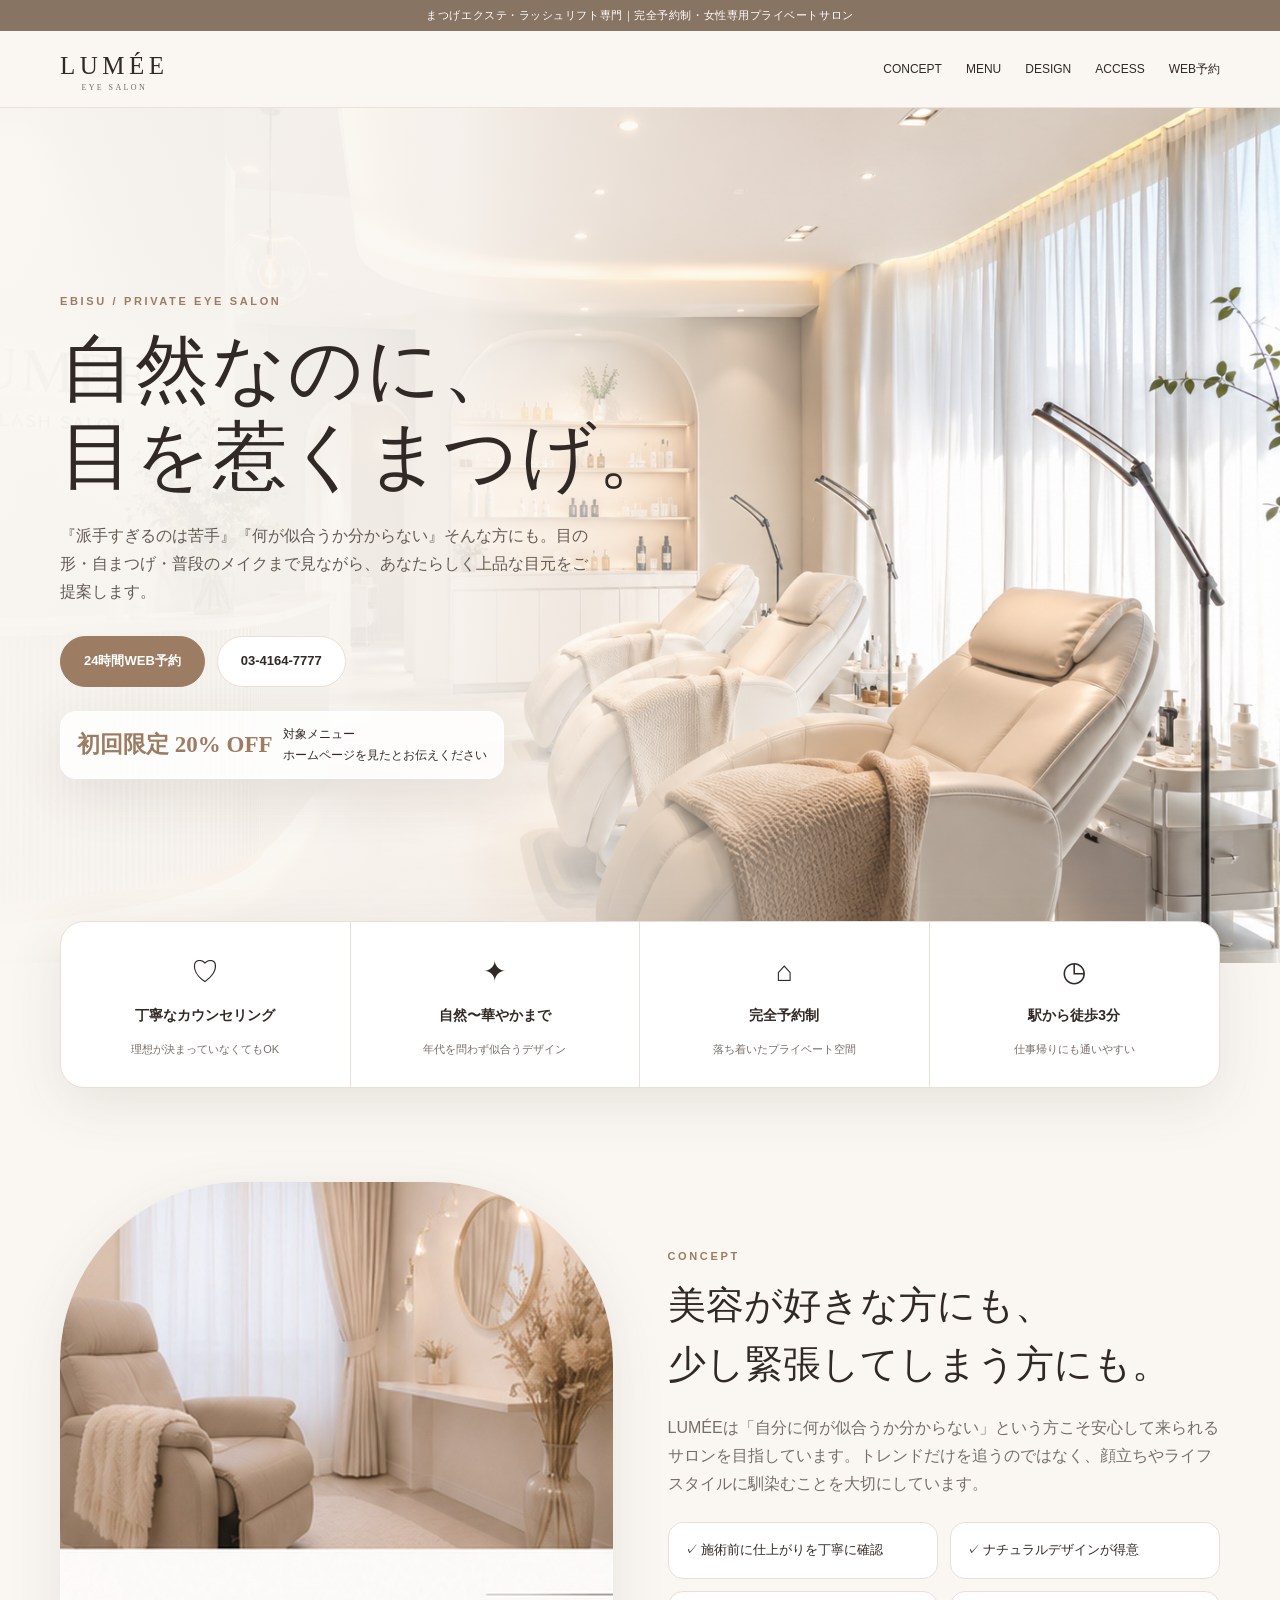
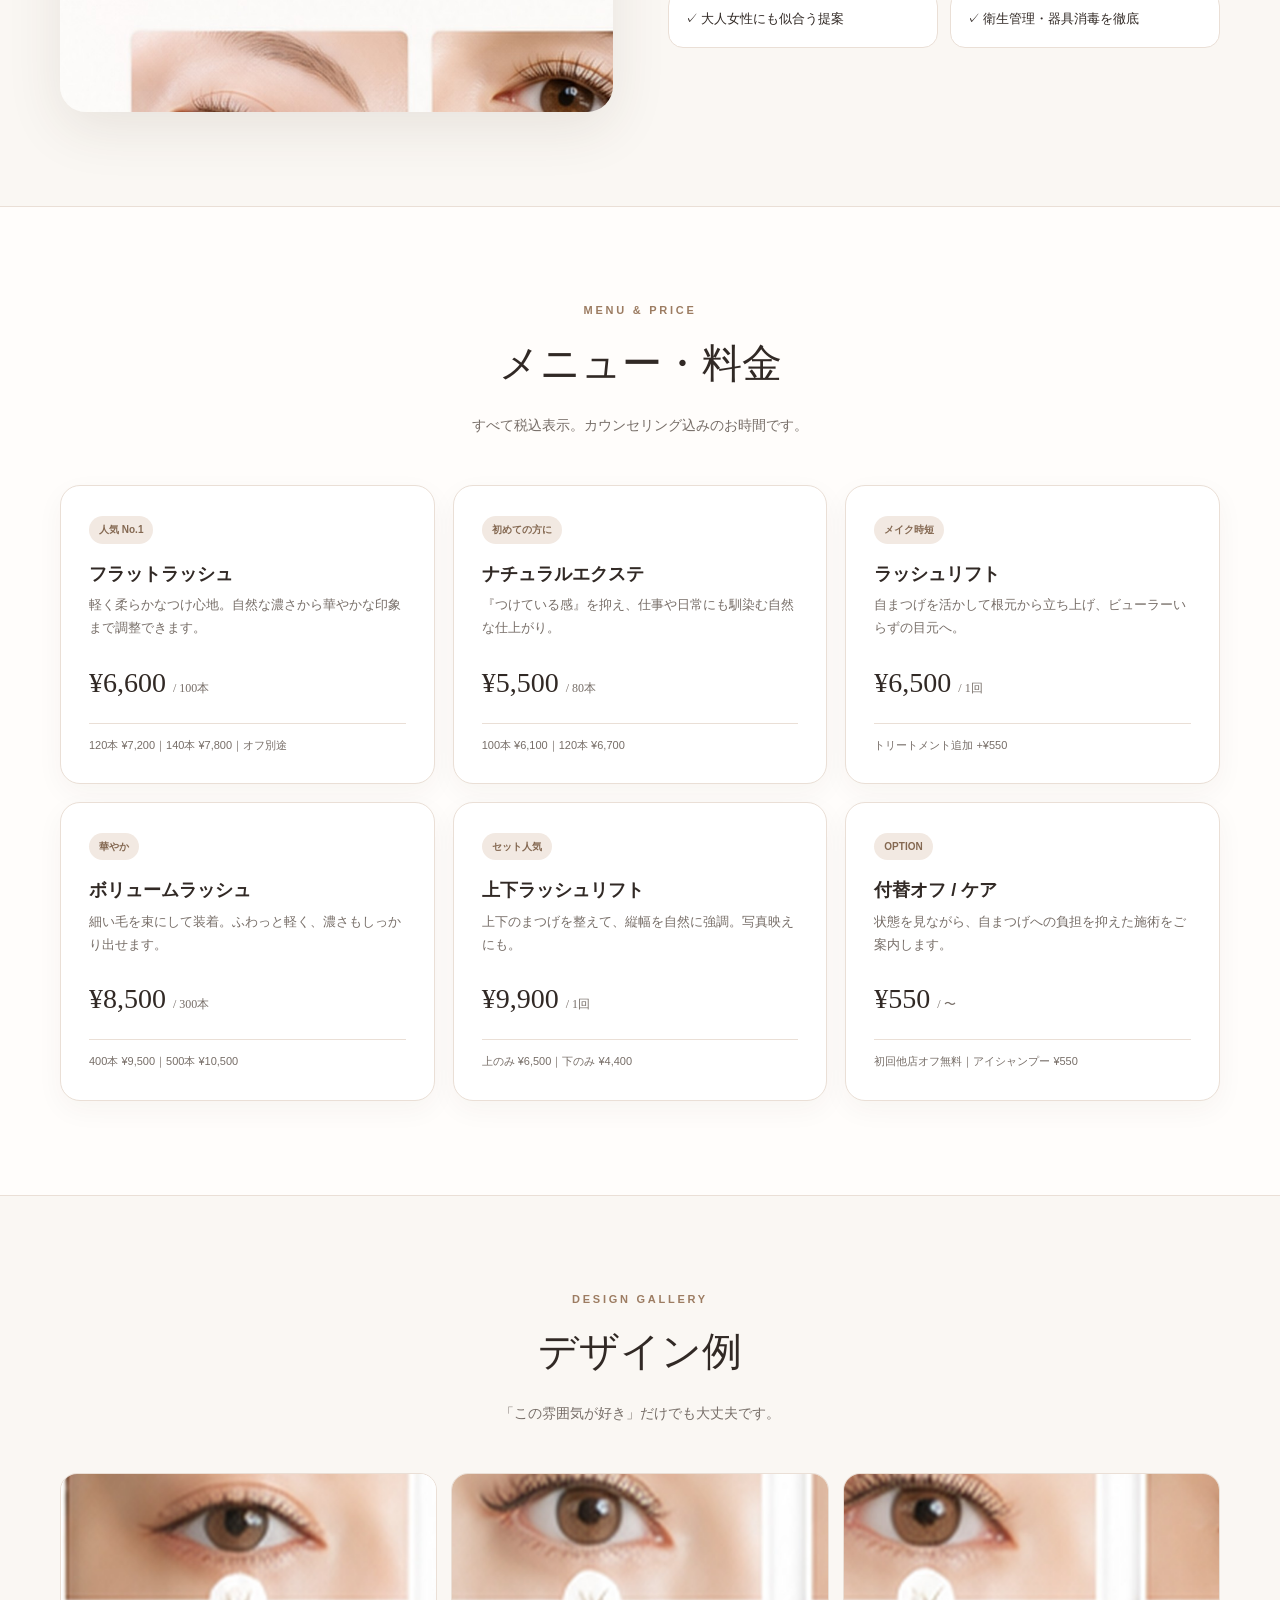
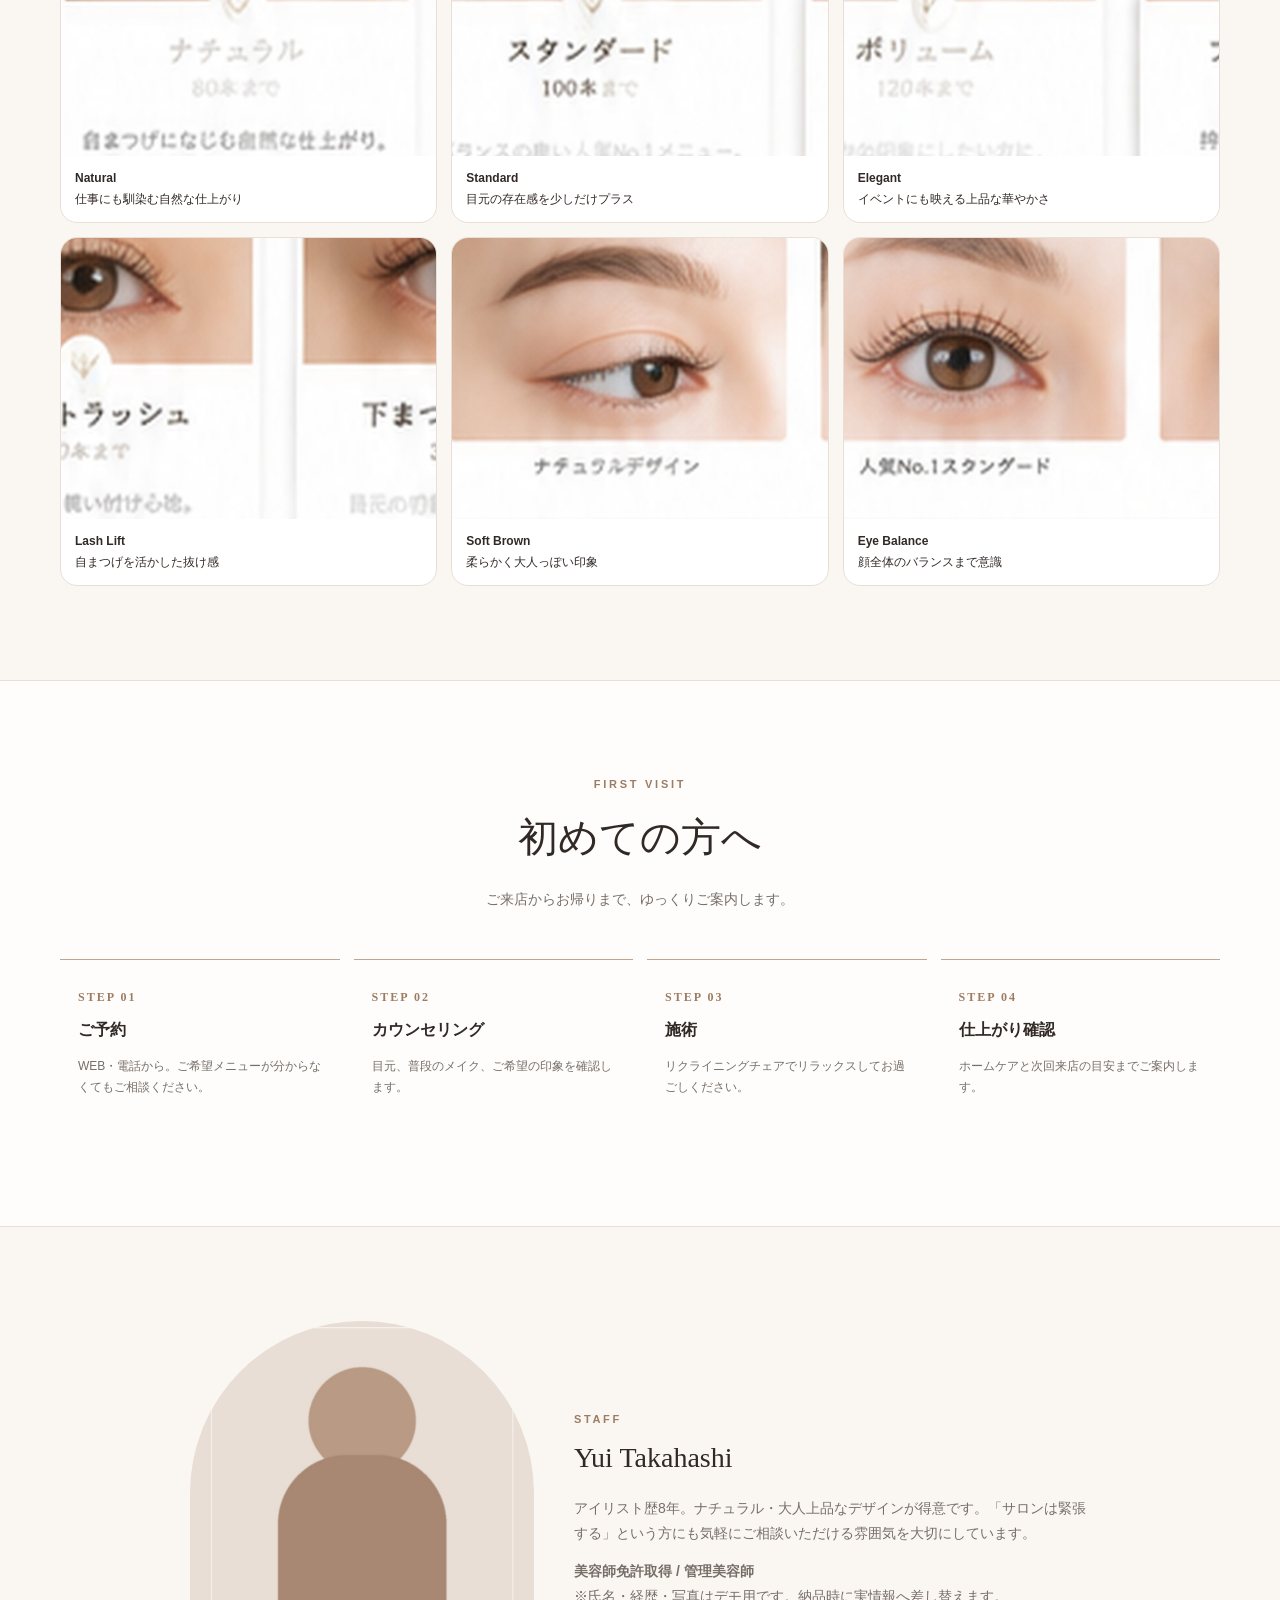
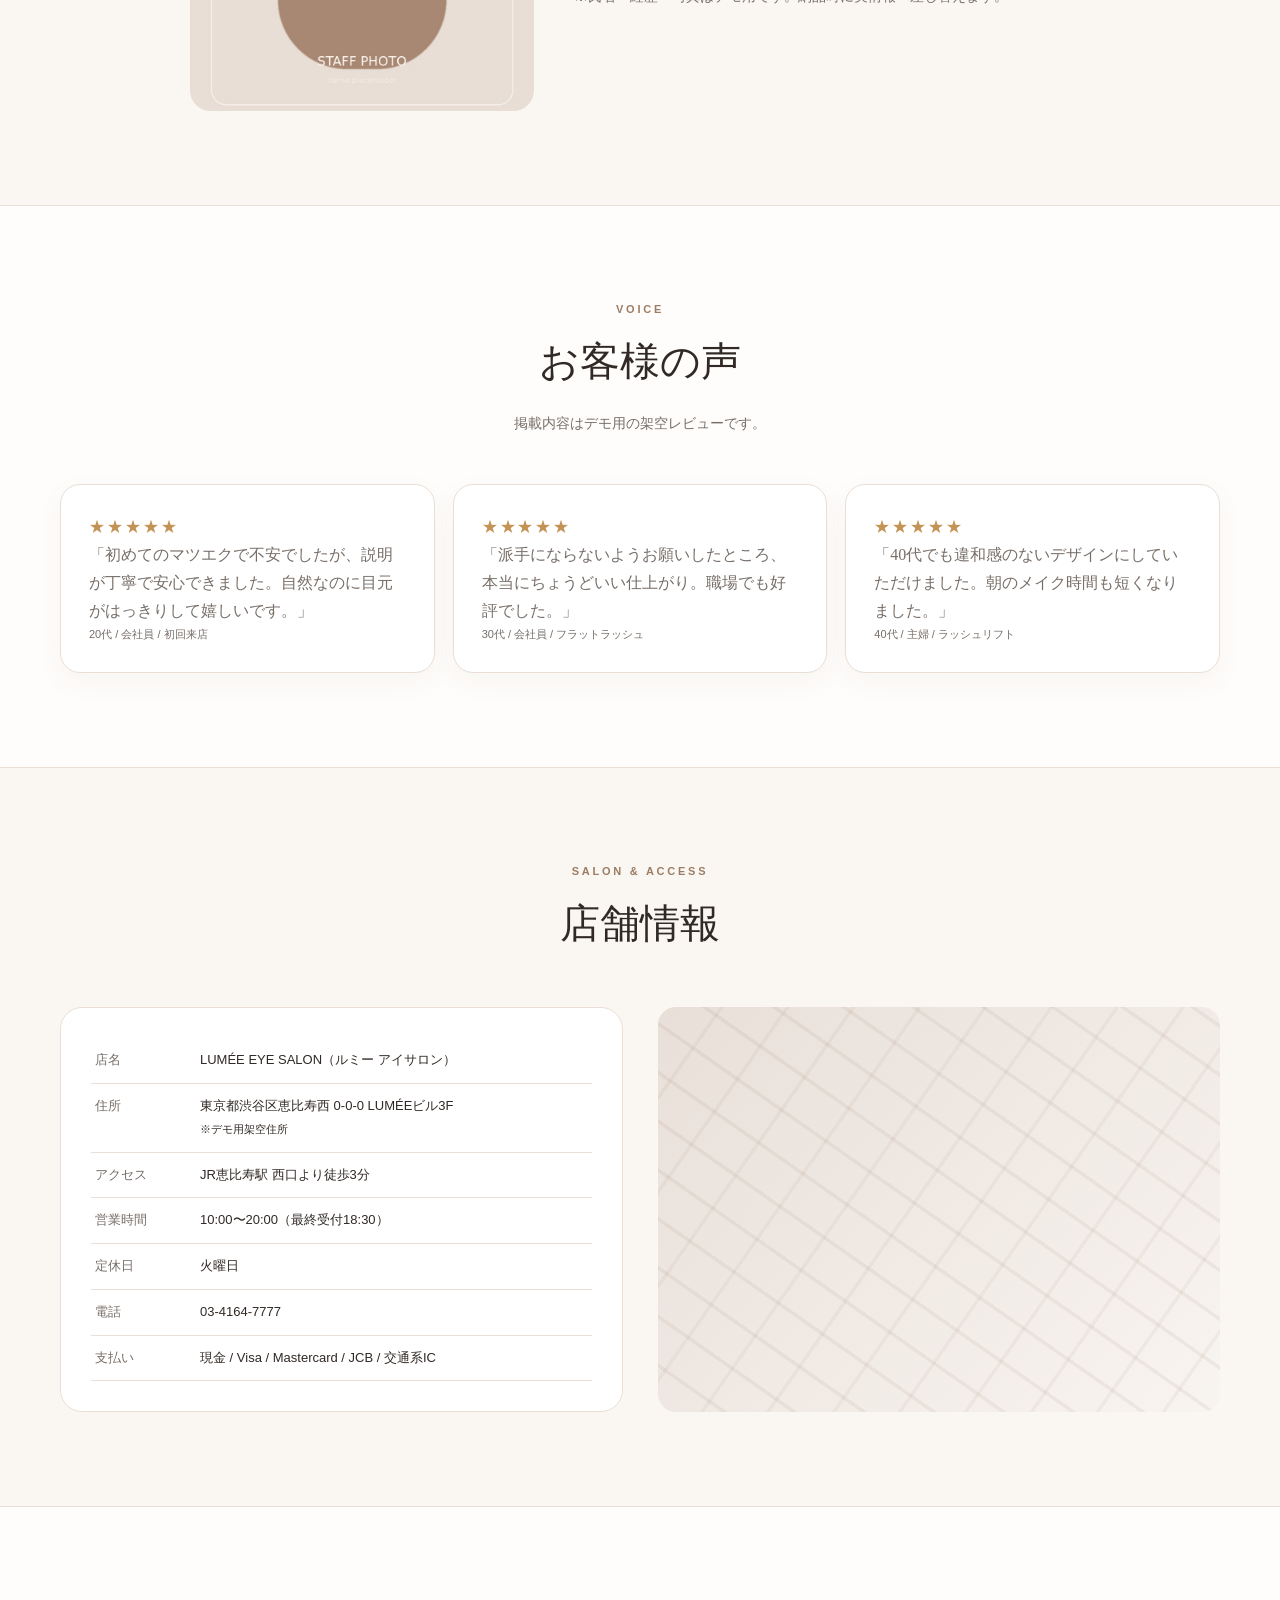
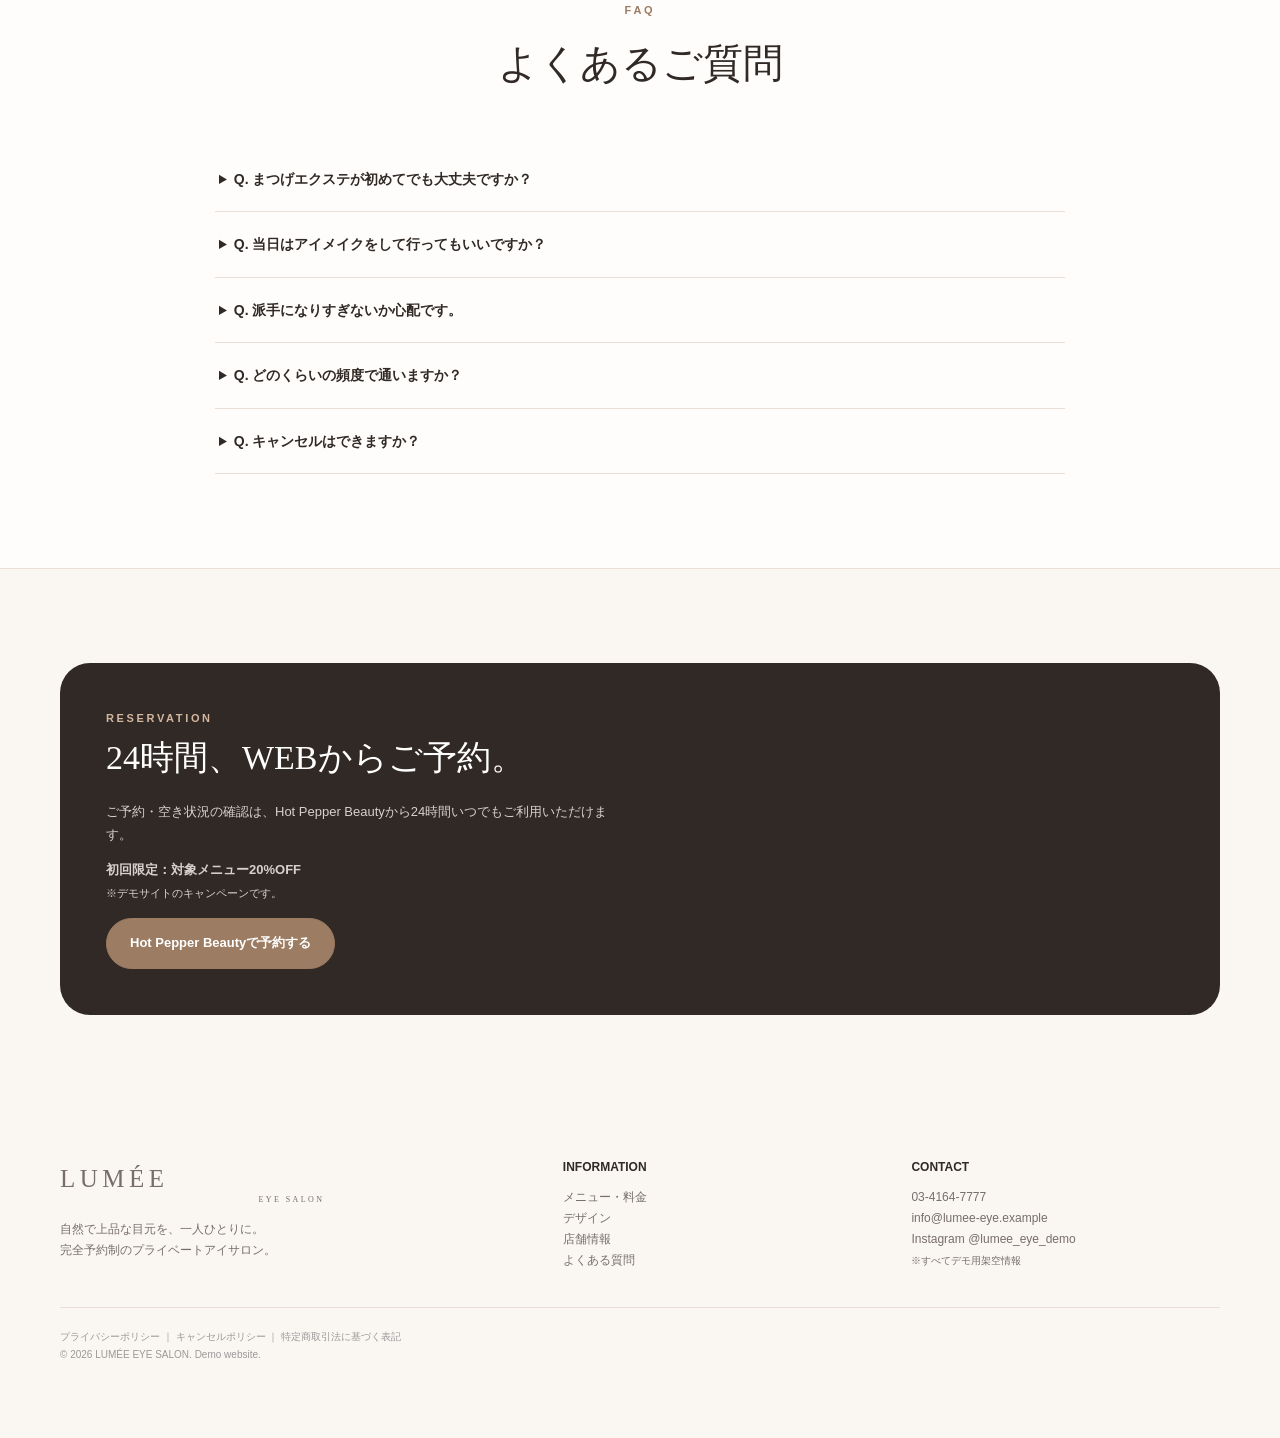
<file: index.html>
<!DOCTYPE html><html lang="ja"><head><meta charset="utf-8"><meta name="viewport" content="width=device-width,initial-scale=1"><title>LUMÉE</title><meta name="description" content=""><meta name="theme-color" content="#f7f2ed"><link rel="icon" href="assets/favicon.svg"><link rel="stylesheet" href="styles.css"></head><body>
<div class="topbar">まつげエクステ・ラッシュリフト専門｜完全予約制・女性専用プライベートサロン</div>
<header><div class="container nav"><a class="logo" href="#top"><span data-brand-name>LUMÉE</span><small data-brand-sub>EYE SALON</small></a><nav class="links"><a href="#concept">CONCEPT</a><a href="#menu">MENU</a><a href="#design">DESIGN</a><a href="#access">ACCESS</a><a href="https://beauty.hotpepper.jp/kr/slnH000564955/?cstt=11">WEB予約</a></nav></div></header>
<main id="top">
<section class="hero"><div class="hero-content"><div class="eyebrow" data-hero-eyebrow></div><h1 data-hero-title></h1><p data-hero-text></p><div class="hero-actions"><a class="btn gold" data-booking href="#reserve">24時間WEB予約</a><a class="btn light" data-phone href="tel:0341647777">03-4164-7777</a></div><div class="offer"><strong data-offer></strong><span>対象メニュー<br>ホームページを見たとお伝えください</span></div></div></section>
<div class="container quick"><div class="quick-grid"><div class="quick-item"><div class="icon">♡</div><b>丁寧なカウンセリング</b><span>理想が決まっていなくてもOK</span></div><div class="quick-item"><div class="icon">✦</div><b>自然〜華やかまで</b><span>年代を問わず似合うデザイン</span></div><div class="quick-item"><div class="icon">⌂</div><b>完全予約制</b><span>落ち着いたプライベート空間</span></div><div class="quick-item"><div class="icon">◷</div><b>駅から徒歩3分</b><span>仕事帰りにも通いやすい</span></div></div></div>
<section id="concept"><div class="container concept"><img src="assets/salon-interior.jpg" alt="落ち着いたサロン内装のイメージ"><div><div class="eyebrow">CONCEPT</div><h2>美容が好きな方にも、<br>少し緊張してしまう方にも。</h2><p>LUMÉEは「自分に何が似合うか分からない」という方こそ安心して来られるサロンを目指しています。トレンドだけを追うのではなく、顔立ちやライフスタイルに馴染むことを大切にしています。</p><div class="points"><div class="point">✓ 施術前に仕上がりを丁寧に確認</div><div class="point">✓ ナチュラルデザインが得意</div><div class="point">✓ 大人女性にも似合う提案</div><div class="point">✓ 衛生管理・器具消毒を徹底</div></div></div></div></section>
<section id="menu" class="alt"><div class="container"><div class="head"><div class="en">MENU & PRICE</div><h2>メニュー・料金</h2><p>すべて税込表示。カウンセリング込みのお時間です。</p></div><div class="menu-grid" id="menuGrid"></div></div></section>
<section id="design"><div class="container"><div class="head"><div class="en">DESIGN GALLERY</div><h2>デザイン例</h2><p>「この雰囲気が好き」だけでも大丈夫です。</p></div><div class="gallery"><figure><img src="assets/gallery-1.jpg" alt="自然なまつげデザイン"><figcaption><b>Natural</b>仕事にも馴染む自然な仕上がり</figcaption></figure><figure><img src="assets/gallery-2.jpg" alt="上品なまつげデザイン"><figcaption><b>Standard</b>目元の存在感を少しだけプラス</figcaption></figure><figure><img src="assets/gallery-3.jpg" alt="華やかなまつげデザイン"><figcaption><b>Elegant</b>イベントにも映える上品な華やかさ</figcaption></figure><figure><img src="assets/gallery-4.jpg" alt="ラッシュリフト例"><figcaption><b>Lash Lift</b>自まつげを活かした抜け感</figcaption></figure><figure><img src="assets/gallery-5.jpg" alt="大人向けまつげデザイン"><figcaption><b>Soft Brown</b>柔らかく大人っぽい印象</figcaption></figure><figure><img src="assets/gallery-6.jpg" alt="上下まつげデザイン"><figcaption><b>Eye Balance</b>顔全体のバランスまで意識</figcaption></figure></div></div></section>
<section class="alt"><div class="container"><div class="head"><div class="en">FIRST VISIT</div><h2>初めての方へ</h2><p>ご来店からお帰りまで、ゆっくりご案内します。</p></div><div class="flow"><div class="step"><strong>STEP 01</strong><h3>ご予約</h3><p>WEB・電話から。ご希望メニューが分からなくてもご相談ください。</p></div><div class="step"><strong>STEP 02</strong><h3>カウンセリング</h3><p>目元、普段のメイク、ご希望の印象を確認します。</p></div><div class="step"><strong>STEP 03</strong><h3>施術</h3><p>リクライニングチェアでリラックスしてお過ごしください。</p></div><div class="step"><strong>STEP 04</strong><h3>仕上がり確認</h3><p>ホームケアと次回来店の目安までご案内します。</p></div></div></div></section>
<section><div class="container staff"><img src="assets/staff-placeholder.jpg" alt="スタッフ写真の仮画像"><div><div class="eyebrow">STAFF</div><h3>Yui Takahashi</h3><p>アイリスト歴8年。ナチュラル・大人上品なデザインが得意です。「サロンは緊張する」という方にも気軽にご相談いただける雰囲気を大切にしています。</p><p><b>美容師免許取得 / 管理美容師</b><br>※氏名・経歴・写真はデモ用です。納品時に実情報へ差し替えます。</p></div></div></section>
<section class="alt"><div class="container"><div class="head"><div class="en">VOICE</div><h2>お客様の声</h2><p>掲載内容はデモ用の架空レビューです。</p></div><div class="voices" id="reviewGrid"></div></div></section>
<section id="access"><div class="container"><div class="head"><div class="en">SALON & ACCESS</div><h2>店舗情報</h2></div><div class="info-grid"><div class="info-box"><table class="info-table"><tr><th>店名</th><td data-shop-name></td></tr><tr><th>住所</th><td><span data-address></span><br><small>※デモ用架空住所</small></td></tr><tr><th>アクセス</th><td data-station></td></tr><tr><th>営業時間</th><td data-hours></td></tr><tr><th>定休日</th><td data-closed></td></tr><tr><th>電話</th><td><a data-phone href="#"></a></td></tr><tr><th>支払い</th><td data-payment></td></tr></table></div><div class="map"><div class="map-inner"><iframe src="https://www.google.com/maps/embed?pb=!1m18!1m12!1m3!1d1916.9424367334925!2d139.63605032004855!3d35.89609117595322!2m3!1f0!2f0!3f0!3m2!1i1024!2i768!4f13.1!3m3!1m2!1s0x6018c10e98225e65%3A0x84c03cde4d6e5b83!2z44Kz44Kv44O844Oz44K344OG44Kj!5e1!3m2!1sja!2sjp!4v1787157993291!5m2!1sja!2sjp" width="100%" height="100%" style="border:0;" allowfullscreen="" loading="lazy" referrerpolicy="strict-origin-when-cross-origin"></iframe></div></div></div></div></section>
<section id="faq" class="alt"><div class="container"><div class="head"><div class="en">FAQ</div><h2>よくあるご質問</h2></div><div class="faq" id="faqList"></div></div></section>
<section id="reserve"><div class="container reserve-wrap"><div><div class="eyebrow" style="color:#d3b79f">RESERVATION</div><h2>24時間、WEBからご予約。</h2><p>ご予約・空き状況の確認は、Hot Pepper Beautyから24時間いつでもご利用いただけます。</p><p><b>初回限定：対象メニュー20%OFF</b><br><small>※デモサイトのキャンペーンです。</small></p><a class="btn gold" href="https://beauty.hotpepper.jp/" target="_blank" rel="noopener noreferrer">Hot Pepper Beautyで予約する</a></div></div></section>
</main>
<footer><div class="container foot"><div><a class="logo" href="#top"><span data-brand-name></span><small data-brand-sub></small></a><p>自然で上品な目元を、一人ひとりに。<br>完全予約制のプライベートアイサロン。</p></div><div><h4>INFORMATION</h4><a href="#menu">メニュー・料金</a><br><a href="#design">デザイン</a><br><a href="#access">店舗情報</a><br><a href="#faq">よくある質問</a></div><div><h4>CONTACT</h4><a data-phone href="#"></a><br><span data-email></span><br>Instagram <span data-instagram></span><br><small>※すべてデモ用架空情報</small></div></div><div class="container copy"><a href="privacy.html">プライバシーポリシー</a> ｜ キャンセルポリシー ｜ 特定商取引法に基づく表記<br>© 2026 LUMÉE EYE SALON. Demo website.</div></footer>
<div class="mobilebar"><a data-phone href="#">電話で相談</a><a data-booking href="#reserve">WEB予約</a></div>
<script src="site-config.js"></script><script src="app.js"></script></body></html>
</file>
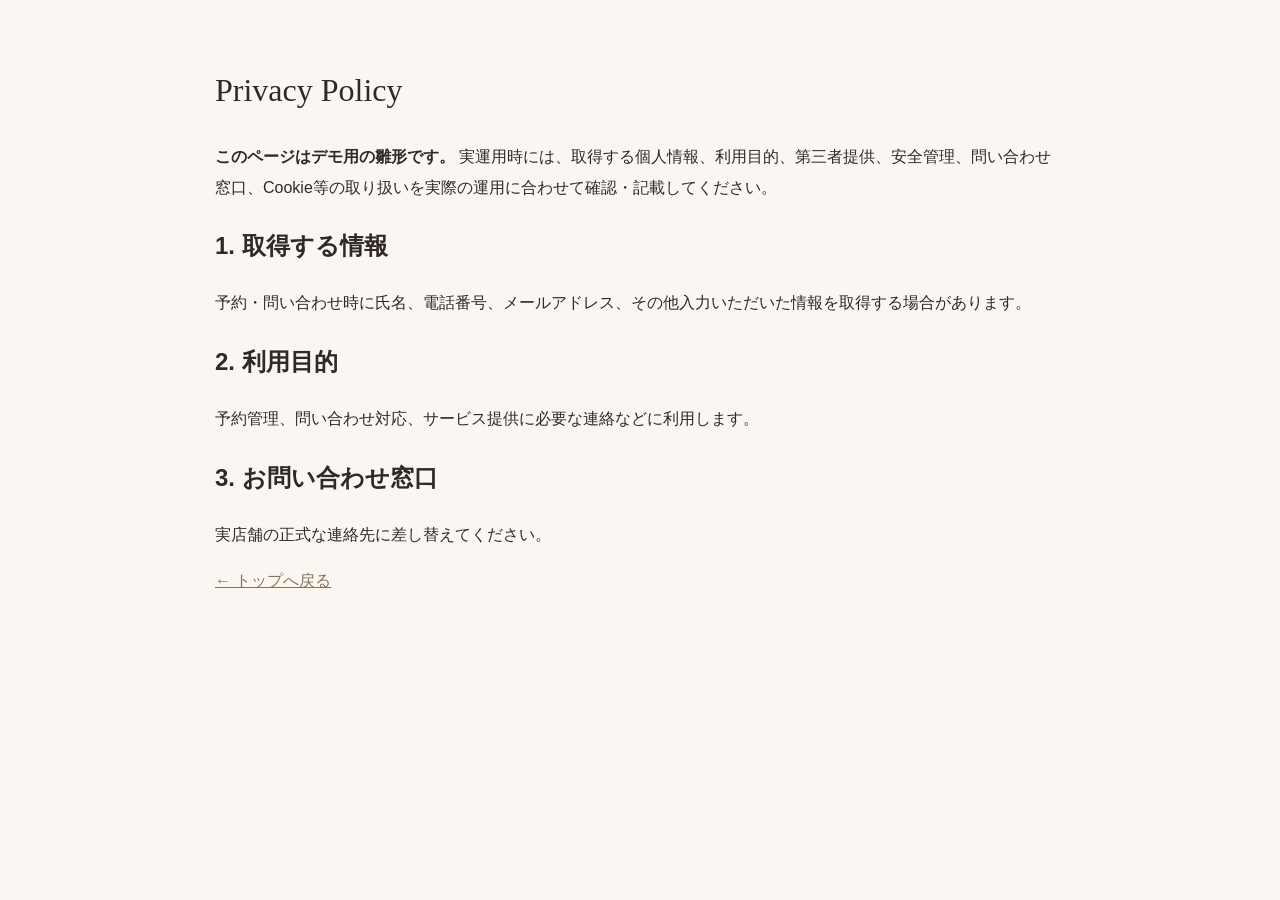
<file: privacy.html>
<!doctype html><html lang="ja"><head><meta charset="utf-8"><meta name="viewport" content="width=device-width,initial-scale=1"><title>プライバシーポリシー｜LUMÉE</title><style>body{font-family:-apple-system,BlinkMacSystemFont,"Yu Gothic",sans-serif;max-width:850px;margin:60px auto;padding:0 24px;line-height:1.9;color:#312925;background:#faf7f3}h1{font-family:Georgia,serif;font-weight:400}a{color:#8d6f56}</style></head><body><h1>Privacy Policy</h1><p><strong>このページはデモ用の雛形です。</strong> 実運用時には、取得する個人情報、利用目的、第三者提供、安全管理、問い合わせ窓口、Cookie等の取り扱いを実際の運用に合わせて確認・記載してください。</p><h2>1. 取得する情報</h2><p>予約・問い合わせ時に氏名、電話番号、メールアドレス、その他入力いただいた情報を取得する場合があります。</p><h2>2. 利用目的</h2><p>予約管理、問い合わせ対応、サービス提供に必要な連絡などに利用します。</p><h2>3. お問い合わせ窓口</h2><p>実店舗の正式な連絡先に差し替えてください。</p><p><a href="index.html">← トップへ戻る</a></p></body></html>
</file>
<file: styles.css>
:root{--bg:#faf7f3;--paper:#fffdfb;--ink:#312925;--muted:#776e68;--line:#eadfd6;--gold:#9c7c62;--gold2:#bfa58f;--soft:#f2e9e2;--shadow:0 16px 55px rgba(70,48,34,.10)}
*{box-sizing:border-box}html{scroll-behavior:smooth}body{margin:0;background:var(--bg);color:var(--ink);font-family:-apple-system,BlinkMacSystemFont,"Hiragino Sans","Yu Gothic",Meiryo,sans-serif;line-height:1.75}img{max-width:100%;display:block}a{text-decoration:none;color:inherit}.container{width:min(1160px,calc(100% - 36px));margin:auto}.topbar{background:#887463;color:white;text-align:center;font-size:11px;padding:6px 12px;letter-spacing:.05em}header{position:sticky;top:0;z-index:50;background:rgba(250,247,243,.94);backdrop-filter:blur(12px);border-bottom:1px solid rgba(234,223,214,.85)}.nav{height:76px;display:flex;align-items:center;justify-content:space-between;gap:20px}.logo{font-family:Georgia,"Times New Roman",serif;font-size:25px;letter-spacing:.18em;white-space:nowrap}.logo small{display:block;text-align:center;font-size:8px;letter-spacing:.30em;color:var(--muted);margin-top:-7px}.links{display:flex;align-items:center;gap:24px;font-size:12px}.links a:hover{color:var(--gold)}.btn{display:inline-flex;align-items:center;justify-content:center;gap:7px;padding:13px 23px;border-radius:999px;background:var(--ink);color:white;font-size:13px;font-weight:700;border:1px solid var(--ink);transition:.2s}.btn:hover{transform:translateY(-1px);opacity:.92}.btn.light{background:white;color:var(--ink);border-color:var(--line)}.btn.gold{background:var(--gold);border-color:var(--gold)}
.hero{position:relative;min-height:670px;display:flex;align-items:center;overflow:hidden;background:#ead9cb}.hero:before{content:"";position:absolute;inset:0;background:url('assets/hero-eyelash.png') 60% 45%/cover no-repeat}.hero:after{content:"";position:absolute;inset:0;background:linear-gradient(90deg,rgba(250,247,243,.98) 0%,rgba(250,247,243,.90) 36%,rgba(250,247,243,.14) 66%,rgba(250,247,243,0) 100%)}.hero-content{position:relative;z-index:2;width:min(1160px,calc(100% - 36px));margin:auto;padding:90px 0}.eyebrow{font-size:11px;letter-spacing:.24em;color:var(--gold);font-weight:800}h1,h2,.serif{font-family:Georgia,"Yu Mincho","Hiragino Mincho ProN",serif;font-weight:400}h1{font-size:clamp(42px,6vw,74px);line-height:1.18;margin:14px 0 22px;letter-spacing:.02em}.hero p{max-width:540px;color:#645b55;font-size:16px}.hero-actions{display:flex;gap:12px;flex-wrap:wrap;margin-top:30px}.offer{display:inline-flex;align-items:center;gap:10px;background:rgba(255,255,255,.84);border:1px solid white;border-radius:16px;padding:12px 16px;margin-top:24px;font-size:12px;box-shadow:var(--shadow)}.offer strong{font-family:Georgia,serif;font-size:23px;color:var(--gold)}
.quick{margin-top:-42px;position:relative;z-index:3}.quick-grid{background:white;border-radius:24px;box-shadow:var(--shadow);display:grid;grid-template-columns:repeat(4,1fr);overflow:hidden;border:1px solid var(--line)}.quick-item{padding:25px;text-align:center;border-right:1px solid var(--line)}.quick-item:last-child{border-right:none}.icon{font-size:28px}.quick-item b{display:block;font-size:14px;margin:7px 0}.quick-item span{font-size:11px;color:var(--muted)}section{padding:94px 0}.head{text-align:center;margin-bottom:48px}.head .en{font-size:11px;letter-spacing:.25em;color:var(--gold);font-weight:800}.head h2{font-size:40px;margin:8px 0 6px}.head p{color:var(--muted);font-size:14px}.concept{display:grid;grid-template-columns:1fr 1fr;gap:55px;align-items:center}.concept img{height:530px;width:100%;object-fit:cover;border-radius:180px 180px 26px 26px;box-shadow:var(--shadow)}.concept h2{font-size:38px;line-height:1.55;margin:10px 0 20px}.concept p{color:var(--muted)}.points{display:grid;grid-template-columns:1fr 1fr;gap:12px;margin-top:24px}.point{background:white;border:1px solid var(--line);border-radius:15px;padding:16px;font-size:13px}.alt{background:var(--paper);border-top:1px solid var(--line);border-bottom:1px solid var(--line)}.menu-grid{display:grid;grid-template-columns:repeat(3,1fr);gap:18px}.card{background:white;border:1px solid var(--line);border-radius:20px;padding:28px;box-shadow:0 9px 28px rgba(70,48,34,.045)}.tag{display:inline-block;background:var(--soft);color:#846851;border-radius:999px;padding:5px 10px;font-size:10px;font-weight:700}.card h3{margin:15px 0 4px;font-size:18px}.card p{font-size:13px;color:var(--muted);margin:0}.price{font-family:Georgia,serif;font-size:28px;margin-top:18px}.price small{font-family:inherit;font-size:12px;color:var(--muted)}.option{font-size:11px;color:var(--muted);border-top:1px solid var(--line);margin-top:16px;padding-top:12px}
.gallery{display:grid;grid-template-columns:repeat(3,1fr);gap:14px}.gallery figure{margin:0;background:white;border:1px solid var(--line);border-radius:17px;overflow:hidden}.gallery img{aspect-ratio:4/3;object-fit:cover;width:100%}.gallery figcaption{padding:12px 14px;font-size:12px}.gallery b{display:block}.flow{display:grid;grid-template-columns:repeat(4,1fr);gap:14px}.step{border-top:1px solid var(--gold2);padding:22px 18px}.step strong{font-family:Georgia,serif;color:var(--gold);font-size:12px;letter-spacing:.17em}.step h3{font-size:16px;margin:6px 0}.step p{font-size:12px;color:var(--muted)}.staff{display:grid;grid-template-columns:.8fr 1.2fr;gap:40px;align-items:center;max-width:900px;margin:auto}.staff img{height:390px;width:100%;object-fit:cover;border-radius:200px 200px 24px 24px}.staff h3{font-family:Georgia,"Yu Mincho",serif;font-size:28px;font-weight:400;margin:4px 0}.staff p{font-size:14px;color:var(--muted)}.voices{display:grid;grid-template-columns:repeat(3,1fr);gap:18px}.stars{color:#c39355;letter-spacing:.12em}.voice p{font-family:Georgia,"Yu Mincho",serif;font-size:16px}.meta{font-size:11px;color:var(--muted)}.info-grid{display:grid;grid-template-columns:1fr 1fr;gap:35px}.info-box{background:white;border:1px solid var(--line);border-radius:22px;padding:30px}.info-table{width:100%;border-collapse:collapse;font-size:13px}.info-table th,.info-table td{text-align:left;vertical-align:top;padding:11px 4px;border-bottom:1px solid var(--line)}.info-table th{width:105px;color:var(--muted);font-weight:500}.map{min-height:360px;border-radius:18px;background:linear-gradient(135deg,#e8dfd8,#f8f4f0);display:flex;align-items:center;justify-content:center;text-align:center;color:var(--muted);position:relative;overflow:hidden}.map:before{content:"";position:absolute;inset:0;background:repeating-linear-gradient(35deg,transparent 0 36px,rgba(151,126,105,.10) 37px 40px),repeating-linear-gradient(125deg,transparent 0 50px,rgba(151,126,105,.08) 51px 54px)}.map-inner{position:relative;z-index:2}.pin{font-size:44px}.faq{max-width:850px;margin:auto}details{border-bottom:1px solid var(--line);padding:20px 4px}summary{cursor:pointer;font-weight:700;font-size:14px}details p{color:var(--muted);font-size:13px;padding:0 12px 0 0}.reserve-wrap{background:#312925;color:white;border-radius:30px;padding:46px;display:grid;grid-template-columns:1fr 1fr;gap:34px}.reserve-wrap h2{font-size:34px;margin:0 0 12px}.reserve-wrap p{color:#d8d0cb;font-size:13px}form{display:grid;gap:11px}.field{display:grid;grid-template-columns:1fr 1fr;gap:10px}input,select,textarea{width:100%;padding:13px 14px;border:1px solid #665a54;border-radius:10px;background:#443a35;color:white;font:inherit}input::placeholder,textarea::placeholder{color:#c5bbb4}textarea{min-height:90px;resize:vertical}form .btn{background:white;color:var(--ink);border-color:white;cursor:pointer}.notice{font-size:10px;color:#bfb5af}footer{padding:48px 0 75px}.foot{display:grid;grid-template-columns:1.2fr .8fr .8fr;gap:40px;font-size:12px;color:var(--muted)}.foot h4{color:var(--ink);margin:0 0 9px}.copy{border-top:1px solid var(--line);margin-top:34px;padding-top:20px;font-size:10px;color:#999}.mobilebar{display:none}
@media(max-width:900px){.links a:not(.btn){display:none}.hero{min-height:600px}.hero:before{background-position:62% center}.hero:after{background:linear-gradient(90deg,rgba(250,247,243,.95),rgba(250,247,243,.73) 58%,rgba(250,247,243,.12))}.quick{margin-top:0}.quick-grid{grid-template-columns:1fr 1fr;border-radius:0}.quick-item:nth-child(2){border-right:none}.quick-item{border-bottom:1px solid var(--line)}.concept,.staff,.info-grid,.reserve-wrap{grid-template-columns:1fr}.menu-grid,.voices{grid-template-columns:1fr}.gallery{grid-template-columns:1fr 1fr}.flow{grid-template-columns:1fr 1fr}.concept img{height:430px}.reserve-wrap{padding:30px}.foot{grid-template-columns:1fr}.mobilebar{display:grid;grid-template-columns:1fr 1fr;position:fixed;z-index:70;bottom:0;left:0;right:0;box-shadow:0 -5px 20px rgba(40,30,25,.12)}.mobilebar a{text-align:center;padding:14px;background:white;font-size:12px;font-weight:700}.mobilebar a:last-child{background:var(--ink);color:white}body{padding-bottom:49px}}
@media(max-width:560px){h1{font-size:42px}.head h2{font-size:32px}.hero-content{padding:72px 0}.gallery,.flow,.points,.field{grid-template-columns:1fr}.hero:before{background-position:70% center}.hero p{max-width:360px}}
</file>
